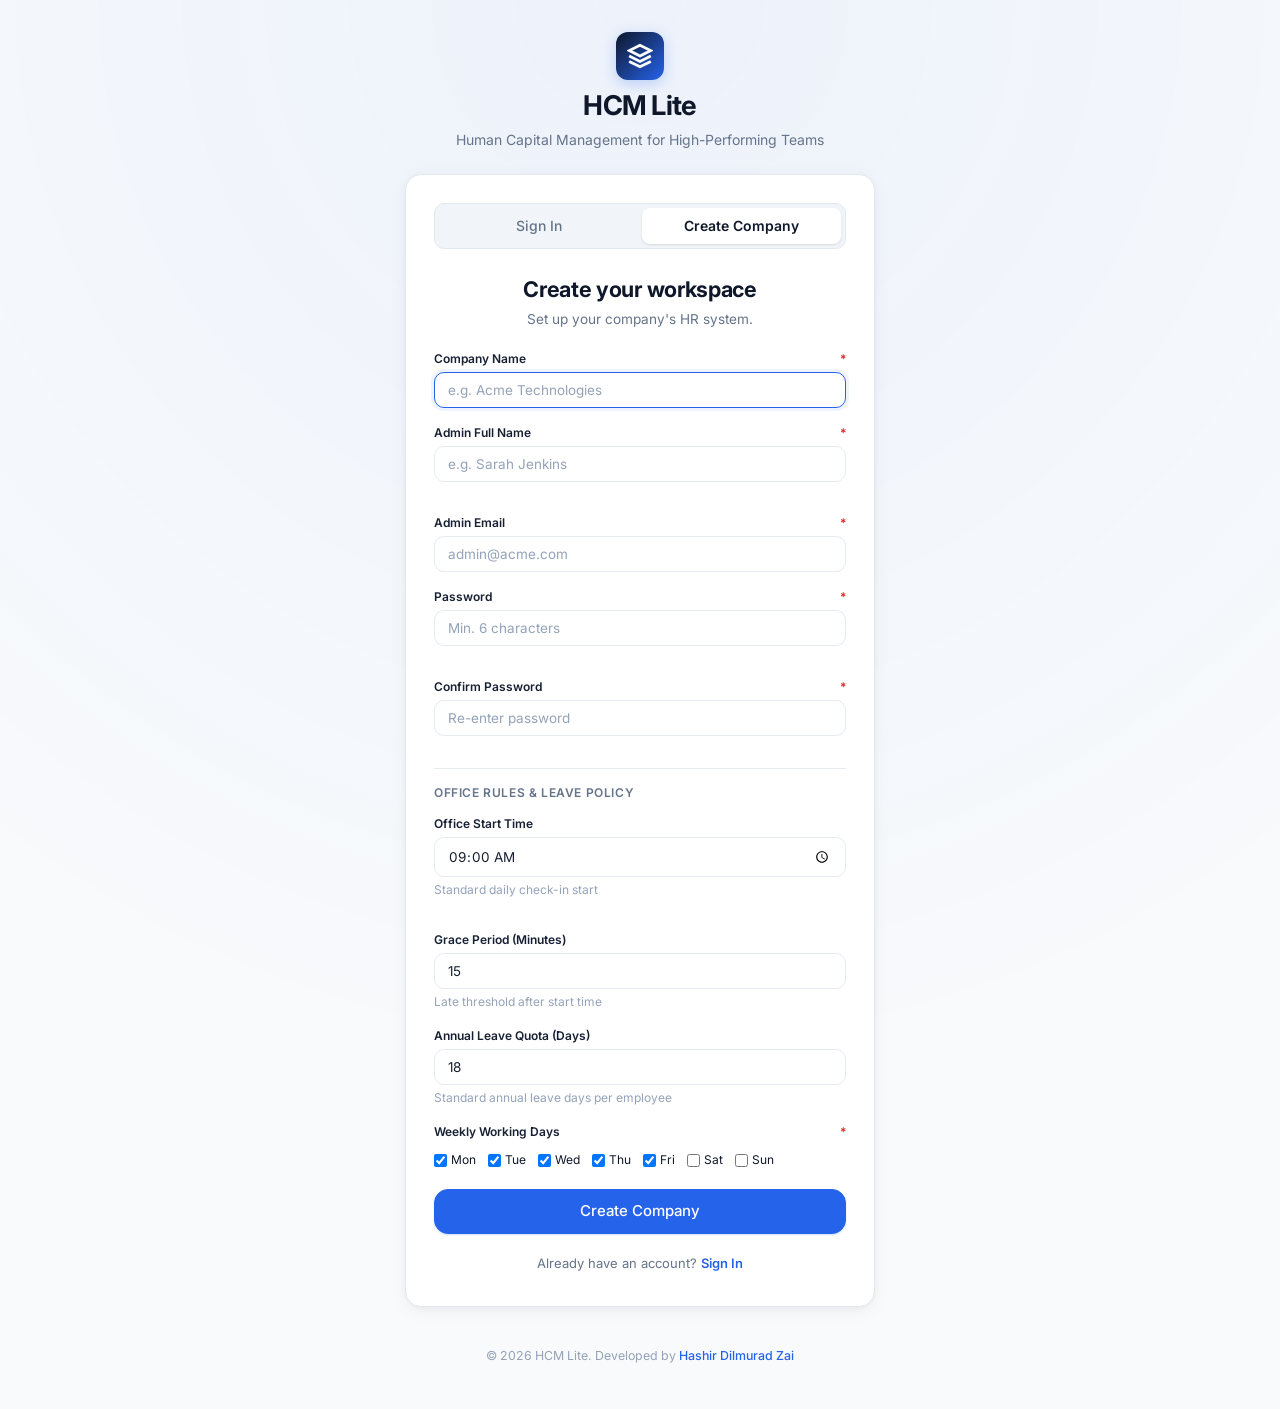
<file: index.html>
<!DOCTYPE html>
<html lang="en">
<head>
  <meta charset="UTF-8">
  <meta name="viewport" content="width=device-width, initial-scale=1.0">
  <meta name="description" content="HCM Lite — A modern, professional HR Management platform for modern teams.">
  <title>HCM Lite — Sign In & Setup</title>
  <!-- Cache-busting query strings to ensure GitHub Pages and browsers always load fresh assets -->
  <link rel="stylesheet" href="css/variables.css?v=2.2.0">
  <link rel="stylesheet" href="css/style.css?v=2.2.0">
  <link rel="stylesheet" href="css/components.css?v=2.2.0">
  <link rel="stylesheet" href="css/responsive.css?v=2.2.0">
  <style>
    /* Complete bulletproof self-contained styling for authentication screen */
    body {
      margin: 0;
      padding: 0;
      background-color: #f8fafc;
      color: #0f172a;
      font-family: var(--font-sans, -apple-system, BlinkMacSystemFont, "Segoe UI", Roboto, "Helvetica Neue", Arial, sans-serif);
      -webkit-font-smoothing: antialiased;
    }
    .auth-page-wrapper {
      min-height: 100vh;
      display: flex;
      flex-direction: column;
      align-items: center;
      justify-content: center;
      padding: 32px 16px;
      background: radial-gradient(circle at 50% 0%, rgba(37, 99, 235, 0.05), transparent 70%), #f8fafc;
      box-sizing: border-box;
    }
    .auth-container {
      width: 100%;
      max-width: 470px;
      display: flex;
      flex-direction: column;
      align-items: center;
    }
    .auth-brand-header {
      text-align: center;
      margin-bottom: 24px;
      display: flex;
      flex-direction: column;
      align-items: center;
      gap: 6px;
    }
    .auth-brand-logo {
      width: 48px;
      height: 48px;
      border-radius: 12px;
      background: linear-gradient(135deg, #0f172a 0%, #2563eb 100%);
      display: flex;
      align-items: center;
      justify-content: center;
      color: #ffffff;
      box-shadow: 0 4px 14px rgba(37, 99, 235, 0.25);
      margin-bottom: 4px;
    }
    .auth-brand-logo svg {
      width: 26px;
      height: 26px;
    }
    .brand-title {
      font-size: 1.7rem;
      font-weight: 700;
      color: #0f172a;
      margin: 0;
      letter-spacing: -0.025em;
    }
    .auth-tagline {
      font-size: 0.875rem;
      color: #64748b;
      margin: 0;
    }
    /* Unified SaaS Auth Card */
    .auth-card {
      width: 100%;
      background: #ffffff;
      border: 1px solid #e2e8f0;
      border-radius: 16px;
      box-shadow: 0 4px 20px -2px rgba(15, 23, 42, 0.06), 0 2px 6px -1px rgba(15, 23, 42, 0.04);
      padding: 28px 28px 32px;
      box-sizing: border-box;
    }
    /* Premium SaaS Segmented Tabs Nav */
    .auth-tabs-nav {
      display: flex;
      background-color: #f1f5f9;
      border: 1px solid #e2e8f0;
      border-radius: 10px;
      padding: 4px;
      margin-bottom: 24px;
      gap: 4px;
      width: 100%;
      box-sizing: border-box;
    }
    .auth-tab-btn {
      flex: 1;
      padding: 9px 16px;
      font-size: 0.875rem;
      font-weight: 500;
      color: #64748b;
      background: transparent;
      border: none;
      border-radius: 8px;
      cursor: pointer;
      transition: all 0.18s ease-in-out;
      text-align: center;
      user-select: none;
      line-height: 1.3;
      display: inline-flex;
      align-items: center;
      justify-content: center;
      font-family: inherit;
    }
    .auth-tab-btn:hover:not(.active) {
      color: #0f172a;
      background-color: rgba(255, 255, 255, 0.6);
    }
    .auth-tab-btn.active {
      background-color: #ffffff;
      color: #0f172a;
      font-weight: 600;
      box-shadow: 0 1px 3px rgba(15, 23, 42, 0.08), 0 1px 2px rgba(15, 23, 42, 0.04);
    }
    .auth-card-heading {
      text-align: center;
      margin-bottom: 20px;
    }
    .auth-card-title {
      font-size: 1.35rem;
      font-weight: 700;
      color: #0f172a;
      margin: 0 0 4px 0;
      letter-spacing: -0.015em;
    }
    .auth-card-subtitle {
      font-size: 0.85rem;
      color: #64748b;
      margin: 0;
    }
    .auth-switch-text {
      font-size: 0.8125rem;
      color: #64748b;
      text-align: center;
      margin-top: 20px;
      margin-bottom: 0;
    }
    .auth-switch-link {
      color: #2563eb;
      font-weight: 600;
      text-decoration: none;
      cursor: pointer;
      transition: color 0.15s ease;
    }
    .auth-switch-link:hover {
      text-decoration: underline;
      color: #1d4ed8;
    }
    /* Universal Copyright Footer */
    .app-copyright-footer {
      width: 100%;
      text-align: center;
      padding: 24px 0 12px;
      box-sizing: border-box;
    }
    .copyright-text {
      font-size: 0.775rem;
      color: #94a3b8;
      margin: 0;
      line-height: 1.5;
    }
    .copyright-link {
      color: #2563eb;
      text-decoration: none;
      font-weight: 500;
      transition: color 0.15s ease;
    }
    .copyright-link:hover {
      text-decoration: underline;
      color: #1d4ed8;
    }
    @media (max-width: 480px) {
      .auth-card {
        padding: 22px 18px;
        border-radius: 14px;
      }
      .auth-page-wrapper {
        padding: 20px 12px;
      }
      .auth-tabs-nav {
        margin-bottom: 18px;
      }
      .auth-tab-btn {
        padding: 8px 10px;
        font-size: 0.8125rem;
      }
    }
  </style>
</head>
<body>
  <div class="auth-page-wrapper">
    <div class="auth-container">
      <!-- Brand Header -->
      <div class="auth-brand-header">
        <div class="auth-brand-logo">
          <svg viewBox="0 0 24 24" fill="none" stroke="currentColor" stroke-width="2.5"><path d="M12 2L2 7l10 5 10-5-10-5z"></path><path d="M2 17l10 5 10-5"></path><path d="M2 12l10 5 10-5"></path></svg>
        </div>
        <h1 class="brand-title">HCM Lite</h1>
        <p class="auth-tagline">Human Capital Management for High-Performing Teams</p>
      </div>

      <!-- Main SaaS Auth Card -->
      <div class="card auth-card">
        <!-- Inside top of card: Segmented Navigation -->
        <nav class="auth-tabs-nav" role="tablist" aria-label="Authentication Options">
          <button type="button" class="auth-tab-btn active" id="tab-btn-signin" role="tab" aria-selected="true" aria-controls="login-card">
            Sign In
          </button>
          <button type="button" class="auth-tab-btn" id="tab-btn-create-company" role="tab" aria-selected="false" aria-controls="first-run-setup-card">
            Create Company
          </button>
        </nav>

        <!-- VIEW 1: SIGN IN VIEW -->
        <div id="login-card" style="display: block;">
          <div class="auth-card-heading">
            <h2 class="auth-card-title">Welcome back</h2>
            <p class="auth-card-subtitle">Sign in to your HCM Lite account.</p>
          </div>

          <!-- In-form error alert banner -->
          <div id="login-error-alert" class="alert alert-error" style="display: none; margin-bottom: 16px;" role="alert">
            <svg viewBox="0 0 24 24" width="16" height="16" fill="none" stroke="currentColor" stroke-width="2" style="flex-shrink: 0;"><circle cx="12" cy="12" r="10"></circle><line x1="12" y1="8" x2="12" y2="12"></line><line x1="12" y1="16" x2="12.01" y2="16"></line></svg>
            <span id="login-error-text">Invalid email or password.</span>
          </div>

          <form id="login-form">
            <div class="form-group">
              <label class="form-label" for="login-email">Email Address <span class="required">*</span></label>
              <input type="email" id="login-email" class="form-input" required placeholder="name@company.com" autocomplete="email">
            </div>

            <div class="form-group">
              <div style="display: flex; justify-content: space-between; align-items: center; margin-bottom: 4px;">
                <label class="form-label" for="login-password" style="margin-bottom: 0;">Password <span class="required">*</span></label>
                <button type="button" id="toggle-login-pwd" class="btn btn-outline btn-sm" style="padding: 1px 8px; font-size: 0.75rem;" aria-label="Toggle password visibility">Show</button>
              </div>
              <input type="password" id="login-password" class="form-input" required placeholder="••••••••" autocomplete="current-password">
            </div>

            <div style="display: flex; justify-content: space-between; align-items: center; margin-top: 10px; margin-bottom: 18px;">
              <label style="display: inline-flex; align-items: center; gap: 8px; font-size: var(--font-size-xs, 0.8125rem); color: var(--color-text-secondary, #64748b); cursor: pointer; user-select: none;">
                <input type="checkbox" id="login-remember-me" style="cursor: pointer;">
                <span>Remember my email</span>
              </label>
            </div>

            <div>
              <button type="submit" class="btn btn-primary btn-full btn-lg" id="btn-login-submit">
                Sign In
              </button>
            </div>

            <p class="auth-switch-text">
              New to HCM Lite? <a href="#" class="auth-switch-link" id="link-go-to-register">Create a Company</a>
            </p>
          </form>
        </div>

        <!-- VIEW 2: CREATE COMPANY VIEW -->
        <div id="first-run-setup-card" style="display: none;">
          <div class="auth-card-heading">
            <h2 class="auth-card-title">Create your workspace</h2>
            <p class="auth-card-subtitle">Set up your company's HR system.</p>
          </div>

          <form id="first-run-form">
            <div class="form-group">
              <label class="form-label" for="setup-company-name">Company Name <span class="required">*</span></label>
              <input type="text" id="setup-company-name" class="form-input" required placeholder="e.g. Acme Technologies" autocomplete="organization">
            </div>

            <div class="form-row">
              <div class="form-group">
                <label class="form-label" for="setup-admin-name">Admin Full Name <span class="required">*</span></label>
                <input type="text" id="setup-admin-name" class="form-input" required placeholder="e.g. Sarah Jenkins" autocomplete="name">
              </div>
              <div class="form-group">
                <label class="form-label" for="setup-admin-email">Admin Email <span class="required">*</span></label>
                <input type="email" id="setup-admin-email" class="form-input" required placeholder="admin@acme.com" autocomplete="email">
              </div>
            </div>

            <div class="form-row">
              <div class="form-group">
                <label class="form-label" for="setup-admin-pwd">Password <span class="required">*</span></label>
                <input type="password" id="setup-admin-pwd" class="form-input" required minlength="6" placeholder="Min. 6 characters" autocomplete="new-password">
              </div>
              <div class="form-group">
                <label class="form-label" for="setup-confirm-pwd">Confirm Password <span class="required">*</span></label>
                <input type="password" id="setup-confirm-pwd" class="form-input" required minlength="6" placeholder="Re-enter password" autocomplete="new-password">
              </div>
            </div>

            <div style="margin: 16px 0 12px; border-top: 1px solid var(--color-border, #e2e8f0); padding-top: 12px;">
              <span style="font-size: var(--font-size-xs, 0.75rem); font-weight: 600; color: var(--color-text-secondary, #64748b); text-transform: uppercase; letter-spacing: 0.05em;">Office Rules &amp; Leave Policy</span>
            </div>

            <div class="form-row">
              <div class="form-group">
                <label class="form-label" for="setup-start-time">Office Start Time</label>
                <input type="time" id="setup-start-time" class="form-input" value="09:00">
                <span class="form-hint">Standard daily check-in start</span>
              </div>
              <div class="form-group">
                <label class="form-label" for="setup-grace-mins">Grace Period (Minutes)</label>
                <input type="number" id="setup-grace-mins" class="form-input" value="15" min="0" max="60">
                <span class="form-hint">Late threshold after start time</span>
              </div>
            </div>

            <div class="form-group">
              <label class="form-label" for="setup-leave-quota">Annual Leave Quota (Days)</label>
              <input type="number" id="setup-leave-quota" class="form-input" value="18" min="1" max="60">
              <span class="form-hint">Standard annual leave days per employee</span>
            </div>

            <div class="form-group">
              <label class="form-label">Weekly Working Days <span class="required">*</span></label>
              <div style="display: flex; gap: var(--space-3, 10px); flex-wrap: wrap; margin-top: 6px;">
                <label style="display: flex; align-items: center; gap: 4px; font-size: var(--font-size-xs, 0.75rem); cursor: pointer;">
                  <input type="checkbox" class="setup-workday" value="1" checked> Mon
                </label>
                <label style="display: flex; align-items: center; gap: 4px; font-size: var(--font-size-xs, 0.75rem); cursor: pointer;">
                  <input type="checkbox" class="setup-workday" value="2" checked> Tue
                </label>
                <label style="display: flex; align-items: center; gap: 4px; font-size: var(--font-size-xs, 0.75rem); cursor: pointer;">
                  <input type="checkbox" class="setup-workday" value="3" checked> Wed
                </label>
                <label style="display: flex; align-items: center; gap: 4px; font-size: var(--font-size-xs, 0.75rem); cursor: pointer;">
                  <input type="checkbox" class="setup-workday" value="4" checked> Thu
                </label>
                <label style="display: flex; align-items: center; gap: 4px; font-size: var(--font-size-xs, 0.75rem); cursor: pointer;">
                  <input type="checkbox" class="setup-workday" value="5" checked> Fri
                </label>
                <label style="display: flex; align-items: center; gap: 4px; font-size: var(--font-size-xs, 0.75rem); cursor: pointer;">
                  <input type="checkbox" class="setup-workday" value="6"> Sat
                </label>
                <label style="display: flex; align-items: center; gap: 4px; font-size: var(--font-size-xs, 0.75rem); cursor: pointer;">
                  <input type="checkbox" class="setup-workday" value="0"> Sun
                </label>
              </div>
            </div>

            <div style="margin-top: 20px;">
              <button type="submit" class="btn btn-primary btn-full btn-lg" id="btn-create-company-submit">
                Create Company
              </button>
            </div>

            <p class="auth-switch-text">
              Already have an account? <a href="#" class="auth-switch-link" id="link-go-to-login">Sign In</a>
            </p>
          </form>
        </div>
      </div>

      <!-- UNIVERSAL COPYRIGHT FOOTER -->
      <footer class="app-copyright-footer auth-copyright-footer" role="contentinfo">
        <p class="copyright-text">
          &copy; <span id="auth-copyright-year"></span> HCM Lite. Developed by <a href="https://github.com/hashirdilmuradzai/" target="_blank" rel="noopener noreferrer" class="copyright-link">Hashir Dilmurad Zai</a>
        </p>
      </footer>
    </div>
  </div>

  <div id="toast-container"></div>

  <!-- Scripts with cache-busting version query string -->
  <script src="js/storage.js?v=2.3.0"></script>
  <script src="js/auth.js?v=2.3.0"></script>
  <script src="js/ui.js?v=2.3.0"></script>
  <script src="js/attendance.js?v=2.3.0"></script>
  <script src="js/leave.js?v=2.3.0"></script>
  <script src="js/payroll.js?v=2.3.0"></script>
  <script src="js/helper.js?v=2.3.0"></script>
  <script src="js/app.js?v=2.3.0"></script>
</body>
</html>
</file>
<file: css/variables.css>
/* ==========================================================================
   HCM Lite — CSS Variables & Design System
   Sleek, modern, SaaS aesthetic (Inter, clean slate & indigo/blue tones)
   ========================================================================== */

@import url('https://fonts.googleapis.com/css2?family=Inter:wght@300;400;500;600;700&family=JetBrains+Mono:wght@400;500&display=swap');

:root {
  /* Color Palette - Light Mode */
  --color-primary-dark: #17233B;
  --color-primary-accent: #2563EB;
  --color-primary-accent-hover: #1D4ED8;
  --color-primary-accent-subtle: rgba(37, 99, 235, 0.08);

  --color-bg: #F7F9FC;
  --color-surface: #FFFFFF;
  --color-surface-hover: #F8FAFC;
  --color-surface-elevated: #FFFFFF;
  --color-surface-subtle: #F1F5F9;

  --color-text-main: #172033;
  --color-text-secondary: #64748B;
  --color-text-muted: #94A3B8;
  --color-text-inverse: #FFFFFF;

  --color-border: #E6EBF2;
  --color-border-subtle: #EEF2F6;
  --color-border-hover: #CBD5E1;
  --color-border-focus: #2563EB;

  /* Semantic Colors */
  --color-success: #0D9488;
  --color-success-bg: #CCFBF1;
  --color-success-text: #0F766E;

  --color-warning: #D97706;
  --color-warning-bg: #FEF3C7;
  --color-warning-text: #B45309;

  --color-error: #DC2626;
  --color-error-bg: #FEE2E2;
  --color-error-text: #B91C1C;

  --color-info: #0284C7;
  --color-info-bg: #E0F2FE;
  --color-info-text: #0369A1;

  --color-purple: #7C3AED;
  --color-purple-bg: #EDE9FE;
  --color-purple-text: #6D28D9;

  /* Typography */
  --font-sans: 'Inter', -apple-system, BlinkMacSystemFont, 'Segoe UI', Roboto, Helvetica, Arial, sans-serif;
  --font-mono: 'JetBrains Mono', SFMono-Regular, Menlo, Monaco, Consolas, monospace;

  --font-size-xs: 0.75rem;    /* 12px */
  --font-size-sm: 0.84375rem; /* 13.5px */
  --font-size-base: 0.9375rem;/* 15px */
  --font-size-md: 1.0625rem;  /* 17px */
  --font-size-lg: 1.25rem;    /* 20px */
  --font-size-xl: 1.5rem;     /* 24px */
  --font-size-2xl: 1.875rem;  /* 30px */

  --font-weight-normal: 400;
  --font-weight-medium: 500;
  --font-weight-semibold: 600;
  --font-weight-bold: 700;

  /* Spacing */
  --space-1: 0.25rem;
  --space-2: 0.5rem;
  --space-3: 0.75rem;
  --space-4: 1rem;
  --space-5: 1.25rem;
  --space-6: 1.5rem;
  --space-8: 2rem;
  --space-10: 2.5rem;
  --space-12: 3rem;

  /* Borders & Radii */
  --radius-xs: 4px;
  --radius-sm: 6px;
  --radius-md: 10px;
  --radius-lg: 14px;
  --radius-xl: 18px;
  --radius-full: 9999px;

  /* Shadows */
  --shadow-xs: 0 1px 2px rgba(15, 23, 42, 0.04);
  --shadow-sm: 0 1px 3px rgba(15, 23, 42, 0.06), 0 1px 2px rgba(15, 23, 42, 0.03);
  --shadow-md: 0 4px 6px -1px rgba(15, 23, 42, 0.07), 0 2px 4px -2px rgba(15, 23, 42, 0.04);
  --shadow-lg: 0 10px 15px -3px rgba(15, 23, 42, 0.08), 0 4px 6px -4px rgba(15, 23, 42, 0.03);
  --shadow-xl: 0 20px 25px -5px rgba(15, 23, 42, 0.1), 0 8px 10px -6px rgba(15, 23, 42, 0.04);
  --shadow-card: 0 1px 3px 0 rgba(16, 24, 40, 0.05), 0 1px 2px 0 rgba(16, 24, 40, 0.03);

  /* Transitions */
  --transition-fast: 150ms cubic-bezier(0.4, 0, 0.2, 1);
  --transition-normal: 200ms cubic-bezier(0.4, 0, 0.2, 1);
  --transition-slow: 300ms cubic-bezier(0.4, 0, 0.2, 1);

  /* Layout */
  --sidebar-width: 260px;
  --sidebar-width-collapsed: 72px;
  --topbar-height: 64px;
  --content-max-width: 1440px;
}

/* ==========================================================================
   Dark Mode Theme Overrides
   ========================================================================== */
[data-theme="dark"] {
  --color-primary-dark: #0B111E;
  --color-primary-accent: #3B82F6;
  --color-primary-accent-hover: #60A5FA;
  --color-primary-accent-subtle: rgba(59, 130, 246, 0.15);

  --color-bg: #0B111E;
  --color-surface: #131D31;
  --color-surface-hover: #19253F;
  --color-surface-elevated: #1A2640;
  --color-surface-subtle: #162035;

  --color-text-main: #F1F5F9;
  --color-text-secondary: #94A3B8;
  --color-text-muted: #64748B;
  --color-text-inverse: #0B111E;

  --color-border: #22324F;
  --color-border-subtle: #1C2B45;
  --color-border-hover: #33486F;
  --color-border-focus: #3B82F6;

  /* Semantic - Dark adjustments */
  --color-success: #14B8A6;
  --color-success-bg: rgba(20, 184, 166, 0.14);
  --color-success-text: #2DD4BF;

  --color-warning: #F59E0B;
  --color-warning-bg: rgba(245, 158, 11, 0.14);
  --color-warning-text: #FBBF24;

  --color-error: #EF4444;
  --color-error-bg: rgba(239, 68, 68, 0.14);
  --color-error-text: #F87171;

  --color-info: #38BDF8;
  --color-info-bg: rgba(56, 189, 248, 0.14);
  --color-info-text: #7DD3FC;

  --color-purple: #A78BFA;
  --color-purple-bg: rgba(167, 139, 250, 0.14);
  --color-purple-text: #C4B5FD;

  --shadow-xs: 0 1px 2px rgba(0, 0, 0, 0.3);
  --shadow-sm: 0 1px 3px rgba(0, 0, 0, 0.4);
  --shadow-md: 0 4px 6px -1px rgba(0, 0, 0, 0.5);
  --shadow-lg: 0 10px 15px -3px rgba(0, 0, 0, 0.6);
  --shadow-xl: 0 20px 25px -5px rgba(0, 0, 0, 0.7);
  --shadow-card: 0 1px 3px rgba(0, 0, 0, 0.4), 0 0 0 1px rgba(255, 255, 255, 0.04);
}
</file>
<file: css/style.css>
/* ==========================================================================
   HCM Lite — Main Layout & Base Styles
   SaaS Dashboard Layout (Sidebar + Topbar + Content Area)
   ========================================================================== */

@import url('./variables.css');

*, *::before, *::after {
  box-sizing: border-box;
  margin: 0;
  padding: 0;
}

html {
  font-size: 16px;
  -webkit-font-smoothing: antialiased;
  -moz-osx-font-smoothing: grayscale;
  scroll-behavior: smooth;
}

body {
  font-family: var(--font-sans);
  font-size: var(--font-size-base);
  line-height: 1.5;
  color: var(--color-text-main);
  background-color: var(--color-bg);
  min-height: 100vh;
  transition: background-color var(--transition-normal), color var(--transition-normal);
  overflow-x: hidden;
}

a {
  color: var(--color-primary-accent);
  text-decoration: none;
  transition: color var(--transition-fast);
}

a:hover {
  color: var(--color-primary-accent-hover);
}

button, input, select, textarea {
  font-family: inherit;
  font-size: inherit;
}

/* ==========================================================================
   Layout Architecture
   ========================================================================== */
.app-container {
  display: flex;
  min-height: 100vh;
  width: 100%;
  position: relative;
}

/* --------------------------------------------------------------------------
   Sidebar Navigation
   -------------------------------------------------------------------------- */
.sidebar {
  width: var(--sidebar-width);
  background-color: var(--color-surface);
  border-right: 1px solid var(--color-border);
  display: flex;
  flex-direction: column;
  position: fixed;
  top: 0;
  bottom: 0;
  left: 0;
  z-index: 40;
  transition: transform var(--transition-normal), width var(--transition-normal), background-color var(--transition-normal);
}

.sidebar-header {
  height: var(--topbar-height);
  padding: 0 var(--space-5);
  display: flex;
  align-items: center;
  justify-content: space-between;
  border-bottom: 1px solid var(--color-border);
}

.brand-link {
  display: flex;
  align-items: center;
  gap: var(--space-3);
  text-decoration: none;
  color: var(--color-text-main);
}

.brand-logo-icon {
  width: 32px;
  height: 32px;
  border-radius: var(--radius-md);
  background: linear-gradient(135deg, #17233B 0%, #2563EB 100%);
  display: flex;
  align-items: center;
  justify-content: center;
  color: #FFFFFF;
  box-shadow: 0 2px 4px rgba(37, 99, 235, 0.25);
  flex-shrink: 0;
}

.brand-logo-icon svg {
  width: 18px;
  height: 18px;
}

.brand-text {
  display: flex;
  flex-direction: column;
}

.brand-title {
  font-size: var(--font-size-md);
  font-weight: var(--font-weight-bold);
  letter-spacing: -0.02em;
  color: var(--color-text-main);
  line-height: 1.2;
}

.brand-subtitle {
  font-size: 0.7rem;
  font-weight: var(--font-weight-medium);
  color: var(--color-text-muted);
  text-transform: uppercase;
  letter-spacing: 0.05em;
}

.sidebar-body {
  flex: 1;
  padding: var(--space-4) var(--space-3);
  overflow-y: auto;
  display: flex;
  flex-direction: column;
  gap: var(--space-6);
}

.nav-group-title {
  font-size: 0.6875rem;
  font-weight: var(--font-weight-semibold);
  text-transform: uppercase;
  letter-spacing: 0.06em;
  color: var(--color-text-muted);
  padding: 0 var(--space-3);
  margin-bottom: var(--space-2);
}

.nav-list {
  list-style: none;
  display: flex;
  flex-direction: column;
  gap: 2px;
}

.nav-link {
  display: flex;
  align-items: center;
  gap: var(--space-3);
  padding: var(--space-2) var(--space-3);
  border-radius: var(--radius-md);
  color: var(--color-text-secondary);
  font-size: var(--font-size-sm);
  font-weight: var(--font-weight-medium);
  transition: all var(--transition-fast);
  position: relative;
}

.nav-link svg {
  width: 18px;
  height: 18px;
  flex-shrink: 0;
  stroke-width: 1.8;
  transition: stroke var(--transition-fast);
}

.nav-link:hover {
  color: var(--color-text-main);
  background-color: var(--color-surface-hover);
}

.nav-link.active {
  color: var(--color-primary-accent);
  background-color: var(--color-primary-accent-subtle);
  font-weight: var(--font-weight-semibold);
}

.nav-link.active svg {
  stroke: var(--color-primary-accent);
}

.nav-badge {
  margin-left: auto;
  font-size: var(--font-size-xs);
  padding: 1px 7px;
  border-radius: var(--radius-full);
  font-weight: var(--font-weight-semibold);
  background-color: var(--color-primary-accent);
  color: #FFFFFF;
}

.sidebar-footer {
  padding: var(--space-4);
  border-top: 1px solid var(--color-border);
  background-color: var(--color-surface);
}

.user-snippet {
  display: flex;
  align-items: center;
  gap: var(--space-3);
  padding: var(--space-2);
  border-radius: var(--radius-md);
  transition: background-color var(--transition-fast);
}

.user-snippet:hover {
  background-color: var(--color-surface-hover);
}

.user-avatar-initials {
  width: 36px;
  height: 36px;
  border-radius: var(--radius-full);
  background: linear-gradient(135deg, #2563EB, #1D4ED8);
  color: #FFFFFF;
  font-weight: var(--font-weight-semibold);
  font-size: var(--font-size-sm);
  display: flex;
  align-items: center;
  justify-content: center;
  flex-shrink: 0;
  border: 1px solid rgba(255, 255, 255, 0.2);
}

.user-info-text {
  flex: 1;
  min-width: 0;
}

.user-name {
  font-size: var(--font-size-sm);
  font-weight: var(--font-weight-semibold);
  color: var(--color-text-main);
  white-space: nowrap;
  overflow: hidden;
  text-overflow: ellipsis;
  line-height: 1.2;
}

.user-role-tag {
  font-size: 0.6875rem;
  color: var(--color-text-muted);
  text-transform: capitalize;
  display: flex;
  align-items: center;
  gap: 4px;
}

.btn-icon-subtle {
  background: none;
  border: none;
  color: var(--color-text-muted);
  cursor: pointer;
  padding: var(--space-2);
  border-radius: var(--radius-sm);
  display: flex;
  align-items: center;
  justify-content: center;
  transition: all var(--transition-fast);
}

.btn-icon-subtle:hover {
  color: var(--color-error);
  background-color: var(--color-error-bg);
}

/* --------------------------------------------------------------------------
   Main Content Area
   -------------------------------------------------------------------------- */
.main-wrapper {
  margin-left: var(--sidebar-width);
  flex: 1;
  min-width: 0;
  display: flex;
  flex-direction: column;
  min-height: 100vh;
}

.topbar {
  height: var(--topbar-height);
  background-color: var(--color-surface);
  border-bottom: 1px solid var(--color-border);
  display: flex;
  align-items: center;
  justify-content: space-between;
  padding: 0 var(--space-8);
  position: sticky;
  top: 0;
  z-index: 30;
  transition: background-color var(--transition-normal);
}

.topbar-left {
  display: flex;
  align-items: center;
  gap: var(--space-4);
}

.mobile-menu-toggle {
  display: none;
  background: none;
  border: 1px solid var(--color-border);
  border-radius: var(--radius-md);
  padding: var(--space-2);
  color: var(--color-text-main);
  cursor: pointer;
}

.topbar-company-badge {
  display: flex;
  align-items: center;
  gap: var(--space-2);
  font-size: var(--font-size-sm);
  font-weight: var(--font-weight-medium);
  color: var(--color-text-secondary);
}

.company-pulse-dot {
  width: 8px;
  height: 8px;
  border-radius: 50%;
  background-color: var(--color-success);
  display: inline-block;
}

.topbar-right {
  display: flex;
  align-items: center;
  gap: var(--space-3);
}

.topbar-date {
  font-size: var(--font-size-sm);
  color: var(--color-text-secondary);
  display: flex;
  align-items: center;
  gap: var(--space-2);
  padding: var(--space-1) var(--space-3);
  background-color: var(--color-surface-subtle);
  border-radius: var(--radius-full);
  border: 1px solid var(--color-border);
}

.topbar-date svg {
  width: 14px;
  height: 14px;
}

/* Content Container */
.content-body {
  flex: 1;
  padding: var(--space-8);
  max-width: var(--content-max-width);
  width: 100%;
  margin: 0 auto;
}

.page-header {
  display: flex;
  align-items: flex-start;
  justify-content: space-between;
  gap: var(--space-4);
  margin-bottom: var(--space-6);
  flex-wrap: wrap;
}

.page-title-group {
  display: flex;
  flex-direction: column;
  gap: var(--space-1);
}

.page-title {
  font-size: var(--font-size-xl);
  font-weight: var(--font-weight-bold);
  color: var(--color-text-main);
  letter-spacing: -0.025em;
  line-height: 1.25;
}

.page-description {
  font-size: var(--font-size-sm);
  color: var(--color-text-secondary);
}

.page-actions {
  display: flex;
  align-items: center;
  gap: var(--space-3);
  flex-wrap: wrap;
}

/* --------------------------------------------------------------------------
   Metric Cards Grid
   -------------------------------------------------------------------------- */
.metrics-grid {
  display: grid;
  grid-template-columns: repeat(3, 1fr);
  gap: var(--space-4);
  margin-bottom: var(--space-8);
}

.metric-card {
  background-color: var(--color-surface);
  border: 1px solid var(--color-border);
  border-radius: var(--radius-lg);
  padding: var(--space-5);
  display: flex;
  flex-direction: column;
  gap: var(--space-3);
  box-shadow: var(--shadow-card);
  transition: transform var(--transition-fast), box-shadow var(--transition-fast), border-color var(--transition-fast);
}

.metric-card:hover {
  border-color: var(--color-border-hover);
  box-shadow: var(--shadow-md);
  transform: translateY(-1px);
}

.metric-header {
  display: flex;
  align-items: center;
  justify-content: space-between;
}

.metric-label {
  font-size: var(--font-size-sm);
  font-weight: var(--font-weight-medium);
  color: var(--color-text-secondary);
}

.metric-icon-wrap {
  width: 34px;
  height: 34px;
  border-radius: var(--radius-md);
  display: flex;
  align-items: center;
  justify-content: center;
}

.metric-icon-wrap svg {
  width: 18px;
  height: 18px;
}

.metric-icon-blue { background-color: var(--color-info-bg); color: var(--color-info); }
.metric-icon-green { background-color: var(--color-success-bg); color: var(--color-success); }
.metric-icon-amber { background-color: var(--color-warning-bg); color: var(--color-warning); }
.metric-icon-purple { background-color: var(--color-purple-bg); color: var(--color-purple); }
.metric-icon-red { background-color: var(--color-error-bg); color: var(--color-error); }
.metric-icon-dark { background-color: var(--color-surface-subtle); color: var(--color-text-main); }

.metric-body {
  display: flex;
  align-items: baseline;
  justify-content: space-between;
}

.metric-value {
  font-size: 1.75rem;
  font-weight: var(--font-weight-bold);
  color: var(--color-text-main);
  letter-spacing: -0.03em;
  line-height: 1;
}

.metric-subtext {
  font-size: var(--font-size-xs);
  color: var(--color-text-muted);
}

/* --------------------------------------------------------------------------
   Cards & Panels
   -------------------------------------------------------------------------- */
.card {
  background-color: var(--color-surface);
  border: 1px solid var(--color-border);
  border-radius: var(--radius-lg);
  box-shadow: var(--shadow-card);
  overflow: hidden;
  display: flex;
  flex-direction: column;
  transition: background-color var(--transition-normal), border-color var(--transition-normal);
}

.card-header {
  padding: var(--space-4) var(--space-5);
  border-bottom: 1px solid var(--color-border);
  display: flex;
  align-items: center;
  justify-content: space-between;
  gap: var(--space-4);
  flex-wrap: wrap;
}

.card-title-group {
  display: flex;
  flex-direction: column;
}

.card-title {
  font-size: var(--font-size-md);
  font-weight: var(--font-weight-semibold);
  color: var(--color-text-main);
  letter-spacing: -0.01em;
}

.card-subtitle {
  font-size: var(--font-size-xs);
  color: var(--color-text-muted);
}

.card-actions {
  display: flex;
  align-items: center;
  gap: var(--space-2);
}

.card-body {
  padding: var(--space-5);
  flex: 1;
}

.card-body-no-padding {
  padding: 0;
  flex: 1;
}

/* --------------------------------------------------------------------------
   Grid Layouts
   -------------------------------------------------------------------------- */
.grid-2col {
  display: grid;
  grid-template-columns: repeat(2, 1fr);
  gap: var(--space-6);
  margin-bottom: var(--space-6);
}

.grid-3col {
  display: grid;
  grid-template-columns: repeat(3, 1fr);
  gap: var(--space-6);
  margin-bottom: var(--space-6);
}

.grid-1-2 {
  display: grid;
  grid-template-columns: 1fr 2fr;
  gap: var(--space-6);
  margin-bottom: var(--space-6);
}

.grid-2-1 {
  display: grid;
  grid-template-columns: 2fr 1fr;
  gap: var(--space-6);
  margin-bottom: var(--space-6);
}

/* --------------------------------------------------------------------------
   Tables
   -------------------------------------------------------------------------- */
.table-responsive {
  width: 100%;
  overflow-x: auto;
  -webkit-overflow-scrolling: touch;
}

.table {
  width: 100%;
  border-collapse: separate;
  border-spacing: 0;
  text-align: left;
}

.table th {
  background-color: var(--color-surface-subtle);
  color: var(--color-text-secondary);
  font-size: var(--font-size-xs);
  font-weight: var(--font-weight-semibold);
  text-transform: uppercase;
  letter-spacing: 0.05em;
  padding: var(--space-3) var(--space-5);
  border-bottom: 1px solid var(--color-border);
  white-space: nowrap;
}

.table th.sortable {
  cursor: pointer;
  user-select: none;
}

.table th.sortable:hover {
  color: var(--color-text-main);
}

.table td {
  padding: var(--space-3) var(--space-5);
  font-size: var(--font-size-sm);
  color: var(--color-text-main);
  border-bottom: 1px solid var(--color-border);
  vertical-align: middle;
  background-color: var(--color-surface);
  transition: background-color var(--transition-fast);
}

.table tbody tr:last-child td {
  border-bottom: none;
}

.table tbody tr:hover td {
  background-color: var(--color-surface-hover);
}

.user-cell {
  display: flex;
  align-items: center;
  gap: var(--space-3);
}

.user-cell-meta {
  display: flex;
  flex-direction: column;
}

.user-cell-name {
  font-weight: var(--font-weight-semibold);
  color: var(--color-text-main);
}

.user-cell-id {
  font-size: var(--font-size-xs);
  color: var(--color-text-muted);
  font-family: var(--font-mono);
}

/* --------------------------------------------------------------------------
   Empty States
   -------------------------------------------------------------------------- */
.empty-state {
  display: flex;
  flex-direction: column;
  align-items: center;
  justify-content: center;
  text-align: center;
  padding: var(--space-10) var(--space-6);
}

.empty-state-icon {
  width: 56px;
  height: 56px;
  border-radius: var(--radius-full);
  background-color: var(--color-surface-subtle);
  color: var(--color-text-muted);
  display: flex;
  align-items: center;
  justify-content: center;
  margin-bottom: var(--space-4);
}

.empty-state-icon svg {
  width: 26px;
  height: 26px;
}

.empty-state-title {
  font-size: var(--font-size-md);
  font-weight: var(--font-weight-semibold);
  color: var(--color-text-main);
  margin-bottom: var(--space-1);
}

.empty-state-description {
  font-size: var(--font-size-sm);
  color: var(--color-text-secondary);
  max-width: 380px;
  margin-bottom: var(--space-5);
}

/* --------------------------------------------------------------------------
   Activity & Announcement Feed
   -------------------------------------------------------------------------- */
.activity-feed {
  list-style: none;
  display: flex;
  flex-direction: column;
  gap: var(--space-4);
}

.activity-item {
  display: flex;
  gap: var(--space-3);
  position: relative;
}

.activity-item:not(:last-child)::before {
  content: '';
  position: absolute;
  top: 26px;
  left: 11px;
  bottom: -16px;
  width: 2px;
  background-color: var(--color-border);
}

.activity-indicator {
  width: 24px;
  height: 24px;
  border-radius: 50%;
  background-color: var(--color-surface-subtle);
  border: 2px solid var(--color-border);
  display: flex;
  align-items: center;
  justify-content: center;
  flex-shrink: 0;
  z-index: 1;
}

.activity-indicator-dot {
  width: 8px;
  height: 8px;
  border-radius: 50%;
  background-color: var(--color-primary-accent);
}

.activity-content {
  flex: 1;
  display: flex;
  flex-direction: column;
  gap: 2px;
}

.activity-text {
  font-size: var(--font-size-sm);
  color: var(--color-text-main);
}

.activity-text strong {
  font-weight: var(--font-weight-semibold);
}

.activity-time {
  font-size: var(--font-size-xs);
  color: var(--color-text-muted);
}

@keyframes spin {
  from { transform: rotate(0deg); }
  to { transform: rotate(360deg); }
}
</file>
<file: css/components.css>
/* ==========================================================================
   HCM Lite — UI Components
   Buttons, Badges, Modals, Forms, Toasts, Chatbot, Camera, and GPS widgets
   ========================================================================== */

/* --------------------------------------------------------------------------
   Buttons
   -------------------------------------------------------------------------- */
.btn {
  display: inline-flex;
  align-items: center;
  justify-content: center;
  gap: var(--space-2);
  padding: 0.5rem 1rem;
  border-radius: var(--radius-md);
  font-size: var(--font-size-sm);
  font-weight: var(--font-weight-medium);
  line-height: 1.25;
  cursor: pointer;
  border: 1px solid transparent;
  transition: all var(--transition-fast);
  text-decoration: none;
  white-space: nowrap;
  user-select: none;
}

.btn:disabled, .btn.disabled {
  opacity: 0.55;
  cursor: not-allowed;
  pointer-events: none;
}

.btn svg {
  width: 16px;
  height: 16px;
  flex-shrink: 0;
}

.btn-primary {
  background-color: var(--color-primary-accent);
  color: #FFFFFF;
  border-color: var(--color-primary-accent);
  box-shadow: 0 1px 2px rgba(37, 99, 235, 0.2);
}

.btn-primary:hover:not(:disabled) {
  background-color: var(--color-primary-accent-hover);
  border-color: var(--color-primary-accent-hover);
  box-shadow: 0 2px 4px rgba(37, 99, 235, 0.3);
}

.btn-secondary {
  background-color: var(--color-surface-subtle);
  color: var(--color-text-main);
  border-color: var(--color-border);
}

.btn-secondary:hover:not(:disabled) {
  background-color: var(--color-surface-hover);
  border-color: var(--color-border-hover);
}

.btn-outline {
  background-color: transparent;
  color: var(--color-text-main);
  border-color: var(--color-border);
}

.btn-outline:hover:not(:disabled) {
  background-color: var(--color-surface-hover);
  border-color: var(--color-border-hover);
}

.btn-danger {
  background-color: var(--color-error);
  color: #FFFFFF;
  border-color: var(--color-error);
}

.btn-danger:hover:not(:disabled) {
  background-color: #B91C1C;
  border-color: #B91C1C;
}

.btn-danger-outline {
  background-color: transparent;
  color: var(--color-error);
  border-color: var(--color-border);
}

.btn-danger-outline:hover:not(:disabled) {
  background-color: var(--color-error-bg);
  border-color: var(--color-error);
}

.btn-success {
  background-color: var(--color-success);
  color: #FFFFFF;
  border-color: var(--color-success);
}

.btn-success:hover:not(:disabled) {
  background-color: #0F766E;
  border-color: #0F766E;
}

.btn-sm {
  padding: 0.3125rem 0.625rem;
  font-size: var(--font-size-xs);
  border-radius: var(--radius-sm);
}

.btn-lg {
  padding: 0.75rem 1.5rem;
  font-size: var(--font-size-base);
  border-radius: var(--radius-lg);
}

.btn-full {
  width: 100%;
}

.btn-icon-only {
  padding: 0.5rem;
  width: 36px;
  height: 36px;
  border-radius: var(--radius-md);
  color: var(--color-text-secondary);
}

/* --------------------------------------------------------------------------
   Badges & Tags
   -------------------------------------------------------------------------- */
.badge {
  display: inline-flex;
  align-items: center;
  gap: 5px;
  padding: 2px 8px;
  border-radius: var(--radius-full);
  font-size: var(--font-size-xs);
  font-weight: var(--font-weight-medium);
  line-height: 1.4;
  white-space: nowrap;
}

.badge-dot {
  width: 6px;
  height: 6px;
  border-radius: 50%;
  background-color: currentColor;
}

.badge-success { background-color: var(--color-success-bg); color: var(--color-success-text); }
.badge-warning { background-color: var(--color-warning-bg); color: var(--color-warning-text); }
.badge-error { background-color: var(--color-error-bg); color: var(--color-error-text); }
.badge-info { background-color: var(--color-info-bg); color: var(--color-info-text); }
.badge-purple { background-color: var(--color-purple-bg); color: var(--color-purple-text); }
.badge-muted { background-color: var(--color-surface-subtle); color: var(--color-text-muted); }

/* --------------------------------------------------------------------------
   Form Controls
   -------------------------------------------------------------------------- */
.form-group {
  display: flex;
  flex-direction: column;
  gap: var(--space-1);
  margin-bottom: var(--space-4);
  text-align: left;
}

.form-label {
  font-size: var(--font-size-xs);
  font-weight: var(--font-weight-semibold);
  color: var(--color-text-main);
  display: flex;
  align-items: center;
  justify-content: space-between;
}

.form-label .required {
  color: var(--color-error);
}

.form-input, .form-select, .form-textarea {
  width: 100%;
  padding: 0.5625rem 0.8125rem;
  background-color: var(--color-surface);
  border: 1px solid var(--color-border);
  border-radius: var(--radius-md);
  font-size: var(--font-size-sm);
  color: var(--color-text-main);
  outline: none;
  transition: all var(--transition-fast);
}

.form-input:focus, .form-select:focus, .form-textarea:focus {
  border-color: var(--color-border-focus);
  box-shadow: 0 0 0 3px var(--color-primary-accent-subtle);
}

.form-input.is-invalid, .form-select.is-invalid, .form-textarea.is-invalid {
  border-color: var(--color-error);
  box-shadow: 0 0 0 3px var(--color-error-bg);
}

.form-input::placeholder, .form-textarea::placeholder {
  color: var(--color-text-muted);
}

.form-hint {
  font-size: var(--font-size-xs);
  color: var(--color-text-muted);
}

.form-error {
  font-size: var(--font-size-xs);
  color: var(--color-error);
  font-weight: var(--font-weight-medium);
  margin-top: 2px;
  display: none;
}

.form-error.visible {
  display: block;
}

.form-row {
  display: grid;
  grid-template-columns: repeat(auto-fit, minmax(220px, 1fr));
  gap: var(--space-4);
}

.input-with-button {
  display: flex;
  gap: var(--space-2);
}

/* Toggle Switch */
.switch-label {
  display: flex;
  align-items: center;
  justify-content: space-between;
  gap: var(--space-4);
  cursor: pointer;
  padding: var(--space-3) 0;
}

.switch-text {
  display: flex;
  flex-direction: column;
}

.switch-title {
  font-size: var(--font-size-sm);
  font-weight: var(--font-weight-medium);
  color: var(--color-text-main);
}

.switch-description {
  font-size: var(--font-size-xs);
  color: var(--color-text-muted);
}

.switch {
  position: relative;
  display: inline-block;
  width: 44px;
  height: 24px;
  flex-shrink: 0;
}

.switch input {
  opacity: 0;
  width: 0;
  height: 0;
}

.slider {
  position: absolute;
  cursor: pointer;
  top: 0; left: 0; right: 0; bottom: 0;
  background-color: var(--color-border);
  transition: var(--transition-fast);
  border-radius: var(--radius-full);
}

.slider::before {
  position: absolute;
  content: "";
  height: 18px;
  width: 18px;
  left: 3px;
  bottom: 3px;
  background-color: white;
  transition: var(--transition-fast);
  border-radius: 50%;
  box-shadow: 0 1px 2px rgba(0, 0, 0, 0.2);
}

.switch input:checked + .slider {
  background-color: var(--color-primary-accent);
}

.switch input:checked + .slider::before {
  transform: translateX(20px);
}

/* --------------------------------------------------------------------------
   Filter & Search Toolbar
   -------------------------------------------------------------------------- */
.filter-toolbar {
  display: flex;
  align-items: center;
  justify-content: space-between;
  gap: var(--space-3);
  margin-bottom: var(--space-4);
  flex-wrap: wrap;
}

.filter-group {
  display: flex;
  align-items: center;
  gap: var(--space-3);
  flex-wrap: wrap;
}

.search-input-wrap {
  position: relative;
  min-width: 240px;
}

.search-input-wrap svg {
  position: absolute;
  left: 10px;
  top: 50%;
  transform: translateY(-50%);
  width: 16px;
  height: 16px;
  color: var(--color-text-muted);
  pointer-events: none;
}

.search-input-wrap .form-input {
  padding-left: 34px;
}

/* --------------------------------------------------------------------------
   Modals
   -------------------------------------------------------------------------- */
.modal-backdrop {
  position: fixed;
  top: 0;
  left: 0;
  right: 0;
  bottom: 0;
  background-color: rgba(15, 23, 42, 0.6);
  backdrop-filter: blur(4px);
  z-index: 100;
  display: flex;
  align-items: center;
  justify-content: center;
  padding: var(--space-4);
  opacity: 0;
  visibility: hidden;
  transition: opacity var(--transition-normal), visibility var(--transition-normal);
}

.modal-backdrop.active {
  opacity: 1;
  visibility: visible;
}

.modal-dialog {
  background-color: var(--color-surface);
  border: 1px solid var(--color-border);
  border-radius: var(--radius-xl);
  box-shadow: var(--shadow-xl);
  width: 100%;
  max-width: 540px;
  max-height: 90vh;
  display: flex;
  flex-direction: column;
  overflow: hidden;
  transform: scale(0.96);
  transition: transform var(--transition-normal);
}

.modal-dialog.modal-lg {
  max-width: 720px;
}

.modal-dialog.modal-xl {
  max-width: 900px;
}

.modal-backdrop.active .modal-dialog {
  transform: scale(1);
}

.modal-header {
  padding: var(--space-4) var(--space-6);
  border-bottom: 1px solid var(--color-border);
  display: flex;
  align-items: center;
  justify-content: space-between;
}

.modal-title {
  font-size: var(--font-size-md);
  font-weight: var(--font-weight-semibold);
  color: var(--color-text-main);
}

.modal-close {
  background: none;
  border: none;
  color: var(--color-text-muted);
  cursor: pointer;
  padding: var(--space-1);
  border-radius: var(--radius-sm);
  display: flex;
  align-items: center;
  justify-content: center;
}

.modal-close:hover {
  color: var(--color-text-main);
  background-color: var(--color-surface-subtle);
}

.modal-body {
  padding: var(--space-6);
  overflow-y: auto;
  flex: 1;
}

.modal-footer {
  padding: var(--space-4) var(--space-6);
  border-top: 1px solid var(--color-border);
  display: flex;
  align-items: center;
  justify-content: flex-end;
  gap: var(--space-3);
  background-color: var(--color-surface-subtle);
}

/* --------------------------------------------------------------------------
   Toast Notifications
   -------------------------------------------------------------------------- */
#toast-container {
  position: fixed;
  bottom: var(--space-6);
  right: var(--space-6);
  z-index: 150;
  display: flex;
  flex-direction: column;
  gap: var(--space-2);
  pointer-events: none;
}

.toast {
  pointer-events: auto;
  min-width: 280px;
  max-width: 420px;
  background-color: var(--color-surface-elevated);
  border: 1px solid var(--color-border);
  box-shadow: var(--shadow-lg);
  border-radius: var(--radius-lg);
  padding: var(--space-3) var(--space-4);
  display: flex;
  align-items: center;
  gap: var(--space-3);
  font-size: var(--font-size-sm);
  color: var(--color-text-main);
  animation: toastSlideIn 200ms cubic-bezier(0.16, 1, 0.3, 1) forwards;
  transition: opacity var(--transition-fast), transform var(--transition-fast);
}

.toast.toast-fadeout {
  opacity: 0;
  transform: translateY(10px);
}

.toast-icon {
  width: 20px;
  height: 20px;
  flex-shrink: 0;
}

.toast-content {
  flex: 1;
  line-height: 1.35;
}

.toast-success { border-left: 4px solid var(--color-success); }
.toast-success .toast-icon { color: var(--color-success); }
.toast-error { border-left: 4px solid var(--color-error); }
.toast-error .toast-icon { color: var(--color-error); }
.toast-info { border-left: 4px solid var(--color-info); }
.toast-info .toast-icon { color: var(--color-info); }
.toast-warning { border-left: 4px solid var(--color-warning); }
.toast-warning .toast-icon { color: var(--color-warning); }

@keyframes toastSlideIn {
  from {
    opacity: 0;
    transform: translateY(16px);
  }
  to {
    opacity: 1;
    transform: translateY(0);
  }
}

/* --------------------------------------------------------------------------
   Smart Helper (Chat Assistant) Widget
   -------------------------------------------------------------------------- */
.helper-widget {
  background-color: var(--color-surface);
  border: 1px solid var(--color-border);
  border-radius: var(--radius-lg);
  box-shadow: var(--shadow-card);
  display: flex;
  flex-direction: column;
  height: 480px;
  overflow: hidden;
}

.helper-header {
  padding: var(--space-3) var(--space-4);
  background-color: var(--color-surface-subtle);
  border-bottom: 1px solid var(--color-border);
  display: flex;
  align-items: center;
  justify-content: space-between;
}

.helper-title {
  display: flex;
  align-items: center;
  gap: var(--space-2);
  font-size: var(--font-size-sm);
  font-weight: var(--font-weight-semibold);
  color: var(--color-text-main);
}

.helper-ai-badge {
  background: linear-gradient(135deg, #2563EB, #7C3AED);
  color: white;
  font-size: 0.65rem;
  padding: 1px 6px;
  border-radius: var(--radius-full);
  font-weight: var(--font-weight-bold);
  text-transform: uppercase;
}

.helper-messages {
  flex: 1;
  padding: var(--space-4);
  overflow-y: auto;
  display: flex;
  flex-direction: column;
  gap: var(--space-3);
  background-color: var(--color-bg);
}

.message-bubble {
  max-width: 82%;
  padding: var(--space-3) var(--space-4);
  border-radius: var(--radius-lg);
  font-size: var(--font-size-sm);
  line-height: 1.45;
  word-break: break-word;
}

.message-bot {
  align-self: flex-start;
  background-color: var(--color-surface);
  border: 1px solid var(--color-border);
  color: var(--color-text-main);
  border-bottom-left-radius: var(--radius-xs);
  box-shadow: var(--shadow-xs);
}

.message-user {
  align-self: flex-end;
  background-color: var(--color-primary-accent);
  color: #FFFFFF;
  border-bottom-right-radius: var(--radius-xs);
}

.helper-chips-container {
  padding: var(--space-2) var(--space-4);
  background-color: var(--color-surface);
  border-top: 1px solid var(--color-border-subtle);
  display: flex;
  gap: var(--space-2);
  overflow-x: auto;
  white-space: nowrap;
}

.helper-chip {
  background-color: var(--color-surface-subtle);
  border: 1px solid var(--color-border);
  border-radius: var(--radius-full);
  padding: 4px 10px;
  font-size: var(--font-size-xs);
  color: var(--color-text-secondary);
  cursor: pointer;
  transition: all var(--transition-fast);
  flex-shrink: 0;
}

.helper-chip:hover {
  background-color: var(--color-primary-accent-subtle);
  color: var(--color-primary-accent);
  border-color: var(--color-primary-accent);
}

.helper-input-row {
  padding: var(--space-3) var(--space-4);
  background-color: var(--color-surface);
  border-top: 1px solid var(--color-border);
  display: flex;
  gap: var(--space-2);
}

.helper-input-row .form-input {
  flex: 1;
}

/* --------------------------------------------------------------------------
   Camera & GPS Verification Widgets
   -------------------------------------------------------------------------- */
.camera-verification-box {
  display: flex;
  flex-direction: column;
  align-items: center;
  gap: var(--space-4);
  width: 100%;
}

.camera-preview-wrapper {
  position: relative;
  width: 100%;
  max-width: 420px;
  height: 315px;
  background-color: #0F172A;
  border-radius: var(--radius-lg);
  overflow: hidden;
  box-shadow: var(--shadow-md);
  display: flex;
  align-items: center;
  justify-content: center;
}

.camera-video {
  width: 100%;
  height: 100%;
  object-fit: cover;
  transform: scaleX(-1); /* mirror preview for natural user experience */
}

.face-oval-guide {
  position: absolute;
  top: 50%;
  left: 50%;
  transform: translate(-50%, -50%);
  width: 180px;
  height: 230px;
  border: 2px dashed rgba(255, 255, 255, 0.6);
  border-radius: 50%;
  pointer-events: none;
  transition: border-color var(--transition-fast), box-shadow var(--transition-fast);
}

.face-oval-guide.face-detected {
  border: 2px solid var(--color-success);
  box-shadow: 0 0 15px rgba(13, 148, 136, 0.6);
}

.camera-status-overlay {
  position: absolute;
  bottom: var(--space-3);
  left: 50%;
  transform: translateX(-50%);
  background-color: rgba(15, 23, 42, 0.85);
  color: white;
  padding: 4px 12px;
  border-radius: var(--radius-full);
  font-size: var(--font-size-xs);
  font-weight: var(--font-weight-medium);
  display: flex;
  align-items: center;
  gap: 6px;
  backdrop-filter: blur(4px);
  white-space: nowrap;
}

.gps-status-card {
  background-color: var(--color-surface-subtle);
  border: 1px solid var(--color-border);
  border-radius: var(--radius-md);
  padding: var(--space-3) var(--space-4);
  width: 100%;
  font-size: var(--font-size-sm);
  display: flex;
  flex-direction: column;
  gap: var(--space-2);
}

.gps-status-row {
  display: flex;
  align-items: center;
  justify-content: space-between;
  font-size: var(--font-size-xs);
}

.gps-status-row strong {
  color: var(--color-text-main);
}

/* --------------------------------------------------------------------------
   Alert Banners
   -------------------------------------------------------------------------- */
.alert {
  display: flex;
  align-items: center;
  gap: var(--space-3);
  padding: var(--space-3) var(--space-4);
  border-radius: var(--radius-md);
  font-size: var(--font-size-sm);
  line-height: 1.4;
}

.alert-error {
  background-color: var(--color-error-bg);
  border: 1px solid rgba(239, 68, 68, 0.25);
  color: var(--color-error);
}

.alert-success {
  background-color: var(--color-success-bg);
  border: 1px solid rgba(16, 185, 129, 0.25);
  color: var(--color-success);
}

/* --------------------------------------------------------------------------
   User Profile Dropdown Menu & Topbar Logout
   -------------------------------------------------------------------------- */
.profile-dropdown-container {
  position: relative;
  display: inline-block;
}

.profile-trigger-btn {
  display: flex;
  align-items: center;
  gap: var(--space-2);
  background-color: var(--color-surface);
  border: 1px solid var(--color-border);
  border-radius: var(--radius-full);
  padding: 3px 10px 3px 4px;
  cursor: pointer;
  color: var(--color-text-main);
  transition: all var(--transition-fast);
}

.profile-trigger-btn:hover {
  background-color: var(--color-surface-hover);
  border-color: var(--color-border-hover);
}

.profile-trigger-avatar {
  width: 28px;
  height: 28px;
  border-radius: var(--radius-full);
  background: linear-gradient(135deg, #2563EB, #1D4ED8);
  color: #FFFFFF;
  font-weight: var(--font-weight-semibold);
  font-size: 0.75rem;
  display: flex;
  align-items: center;
  justify-content: center;
  flex-shrink: 0;
}

.profile-trigger-name {
  font-size: var(--font-size-sm);
  font-weight: var(--font-weight-medium);
  max-width: 110px;
  white-space: nowrap;
  overflow: hidden;
  text-overflow: ellipsis;
}

.profile-trigger-chevron {
  display: flex;
  align-items: center;
  color: var(--color-text-muted);
  transition: transform var(--transition-fast);
}

.profile-dropdown-container.open .profile-trigger-chevron {
  transform: rotate(180deg);
}

.profile-dropdown-menu {
  position: absolute;
  top: calc(100% + 8px);
  right: 0;
  width: 230px;
  background-color: var(--color-surface);
  border: 1px solid var(--color-border);
  border-radius: var(--radius-lg);
  box-shadow: var(--shadow-lg);
  display: none;
  flex-direction: column;
  z-index: 50;
  overflow: hidden;
  animation: dropdownFadeIn 0.15s ease-out;
}

@keyframes dropdownFadeIn {
  from { opacity: 0; transform: translateY(-6px); }
  to { opacity: 1; transform: translateY(0); }
}

.profile-dropdown-container.open .profile-dropdown-menu {
  display: flex;
}

.profile-dropdown-header {
  padding: var(--space-4);
  background-color: var(--color-surface-subtle);
  border-bottom: 1px solid var(--color-border);
  display: flex;
  align-items: center;
  gap: var(--space-3);
}

.profile-dropdown-avatar {
  width: 38px;
  height: 38px;
  border-radius: var(--radius-full);
  background: linear-gradient(135deg, #2563EB, #1D4ED8);
  color: #FFFFFF;
  font-weight: var(--font-weight-bold);
  font-size: var(--font-size-sm);
  display: flex;
  align-items: center;
  justify-content: center;
  flex-shrink: 0;
}

.profile-dropdown-info {
  flex: 1;
  min-width: 0;
}

.profile-dropdown-fullname {
  font-size: var(--font-size-sm);
  font-weight: var(--font-weight-semibold);
  color: var(--color-text-main);
  white-space: nowrap;
  overflow: hidden;
  text-overflow: ellipsis;
  line-height: 1.2;
}

.profile-dropdown-role {
  display: inline-block;
  margin-top: 3px;
  font-size: 0.6875rem;
  padding: 1px 6px;
  border-radius: var(--radius-full);
  background-color: var(--color-primary-accent-subtle);
  color: var(--color-primary-accent);
  font-weight: var(--font-weight-semibold);
  text-transform: capitalize;
}

.profile-dropdown-role.role-admin {
  background-color: rgba(37, 99, 235, 0.12);
  color: #2563EB;
}

.profile-dropdown-role.role-employee {
  background-color: rgba(13, 148, 136, 0.12);
  color: #0D9488;
}

.profile-dropdown-list {
  padding: var(--space-2) 0;
  display: flex;
  flex-direction: column;
}

.profile-dropdown-item {
  display: flex;
  align-items: center;
  gap: var(--space-3);
  padding: 9px var(--space-4);
  font-size: var(--font-size-sm);
  color: var(--color-text-main);
  background: none;
  border: none;
  width: 100%;
  text-align: left;
  cursor: pointer;
  transition: background-color var(--transition-fast), color var(--transition-fast);
}

.profile-dropdown-item svg {
  width: 16px;
  height: 16px;
  flex-shrink: 0;
  color: var(--color-text-secondary);
}

.profile-dropdown-item:hover {
  background-color: var(--color-surface-hover);
}

.profile-dropdown-item:hover svg {
  color: var(--color-text-main);
}

.profile-dropdown-item.item-logout {
  color: var(--color-error);
  border-top: 1px solid var(--color-border);
  margin-top: var(--space-1);
  padding-top: var(--space-3);
}

.profile-dropdown-item.item-logout svg {
  color: var(--color-error) !important;
}

.profile-dropdown-item.item-logout:hover {
  background-color: var(--color-error-bg);
  color: var(--color-error);
}

/* --------------------------------------------------------------------------
   Auth Mode Tabs & Switcher (Premium SaaS Segmented Control)
   -------------------------------------------------------------------------- */
.auth-tabs-nav {
  display: flex;
  background-color: var(--color-surface-subtle, #f1f5f9);
  border-radius: 10px;
  padding: 4px;
  margin-bottom: var(--space-6, 24px);
  border: 1px solid var(--color-border, #e2e8f0);
  gap: 4px;
  width: 100%;
  box-sizing: border-box;
}

.auth-tab-btn {
  flex: 1;
  padding: 9px 16px;
  font-size: var(--font-size-sm, 0.875rem);
  font-weight: 500;
  color: var(--color-text-secondary, #64748b);
  background: transparent;
  border: none;
  border-radius: 8px;
  cursor: pointer;
  transition: all 0.18s ease-in-out;
  text-align: center;
  user-select: none;
  line-height: 1.3;
  display: inline-flex;
  align-items: center;
  justify-content: center;
}

.auth-tab-btn:hover:not(.active) {
  color: var(--color-text-main, #0f172a);
  background-color: rgba(255, 255, 255, 0.6);
}

.auth-tab-btn.active {
  background-color: #ffffff;
  color: var(--color-text-main, #0f172a);
  box-shadow: 0 1px 3px rgba(15, 23, 42, 0.08), 0 1px 2px rgba(15, 23, 42, 0.04);
  font-weight: 600;
}

[data-theme="dark"] .auth-tab-btn.active {
  background-color: var(--color-surface, #1e293b);
  color: #f8fafc;
  box-shadow: 0 1px 3px rgba(0, 0, 0, 0.3);
}

.auth-switch-text {
  font-size: var(--font-size-xs, 0.8125rem);
  color: var(--color-text-muted, #64748b);
  text-align: center;
  margin-top: var(--space-4, 16px);
  margin-bottom: 0;
}

.auth-switch-link {
  color: var(--color-primary-accent, #2563eb);
  font-weight: 600;
  text-decoration: none;
  cursor: pointer;
  transition: color var(--transition-fast, 0.15s ease);
}

.auth-switch-link:hover {
  text-decoration: underline;
  color: var(--color-primary-hover, #1d4ed8);
}

/* --------------------------------------------------------------------------
   Copyright Footer (Universal Shared Component)
   -------------------------------------------------------------------------- */
.app-copyright-footer {
  width: 100%;
  padding: var(--space-4) var(--space-6);
  margin-top: auto;
  text-align: center;
  border-top: 1px solid var(--color-border);
  background-color: transparent;
  box-sizing: border-box;
}

.auth-copyright-footer {
  border-top: none;
  padding: var(--space-4) 0 var(--space-2);
  margin-top: var(--space-4);
}

.copyright-text {
  font-size: var(--font-size-xs);
  color: var(--color-text-muted);
  margin: 0;
  line-height: 1.5;
}

.copyright-link {
  color: var(--color-primary-accent);
  text-decoration: none;
  font-weight: var(--font-weight-medium);
  transition: color var(--transition-fast), text-decoration var(--transition-fast);
}

.copyright-link:hover {
  text-decoration: underline;
  color: var(--color-primary-hover);
}

/* --------------------------------------------------------------------------
   Development Demo Data Indicator & Controls
   -------------------------------------------------------------------------- */
.demo-data-banner {
  display: flex;
  align-items: center;
  justify-content: space-between;
  flex-wrap: wrap;
  gap: var(--space-3);
  padding: var(--space-3) var(--space-4);
  background: linear-gradient(135deg, rgba(245, 158, 11, 0.12), rgba(217, 119, 6, 0.05));
  border: 1px solid rgba(245, 158, 11, 0.35);
  border-radius: var(--radius-lg);
  margin-bottom: var(--space-5);
  box-sizing: border-box;
}

.demo-data-banner-content {
  display: flex;
  align-items: center;
  flex-wrap: wrap;
  gap: var(--space-3);
  font-size: var(--font-size-xs);
  color: var(--color-text-main);
  line-height: 1.5;
}

.demo-badge {
  display: inline-flex;
  align-items: center;
  padding: 3px 8px;
  background-color: #D97706;
  color: #FFFFFF;
  border-radius: var(--radius-full);
  font-size: 0.68rem;
  font-weight: 700;
  letter-spacing: 0.05em;
  text-transform: uppercase;
  white-space: nowrap;
}
</file>
<file: css/responsive.css>
/* ==========================================================================
   HCM Lite — Responsive Design & Mobile Adaptations
   Tested across 375px, 430px, 768px, 1024px, 1440px
   ========================================================================== */

/* --------------------------------------------------------------------------
   Laptops and Small Desktops (<= 1200px)
   -------------------------------------------------------------------------- */
@media (max-width: 1200px) {
  .grid-3col {
    grid-template-columns: repeat(2, 1fr);
  }

  .grid-1-2, .grid-2-1 {
    grid-template-columns: 1fr;
  }
}

/* --------------------------------------------------------------------------
   Tablets (<= 992px)
   -------------------------------------------------------------------------- */
@media (max-width: 992px) {
  :root {
    --sidebar-width: 260px;
  }

  /* Sidebar drawer behavior */
  .sidebar {
    transform: translateX(-100%);
    box-shadow: var(--shadow-xl);
  }

  .sidebar.open {
    transform: translateX(0);
  }

  .sidebar-backdrop {
    position: fixed;
    top: 0; left: 0; right: 0; bottom: 0;
    background-color: rgba(15, 23, 42, 0.5);
    backdrop-filter: blur(2px);
    z-index: 35;
    display: none;
  }

  .sidebar-backdrop.active {
    display: block;
  }

  .main-wrapper {
    margin-left: 0;
  }

  .mobile-menu-toggle {
    display: flex;
    align-items: center;
    justify-content: center;
  }

  .grid-2col {
    grid-template-columns: 1fr;
  }

  .content-body {
    padding: var(--space-5);
  }

  .topbar {
    padding: 0 var(--space-5);
  }
}

/* --------------------------------------------------------------------------
   Mobile Landscape & Large Phones (<= 768px)
   -------------------------------------------------------------------------- */
@media (max-width: 768px) {
  .metrics-grid {
    grid-template-columns: repeat(2, 1fr);
    gap: var(--space-3);
  }

  .metric-card {
    padding: var(--space-4);
  }

  .metric-value {
    font-size: 1.5rem;
  }

  .page-header {
    flex-direction: column;
    align-items: stretch;
    gap: var(--space-3);
  }

  .page-actions {
    width: 100%;
    justify-content: flex-start;
  }

  .page-actions .btn {
    flex: 1;
  }

  .filter-toolbar {
    flex-direction: column;
    align-items: stretch;
  }

  .filter-group {
    width: 100%;
  }

  .filter-group .form-select,
  .search-input-wrap {
    width: 100%;
  }

  .modal-dialog {
    max-height: 95vh;
    border-radius: var(--radius-lg);
  }

  .modal-header, .modal-footer {
    padding: var(--space-3) var(--space-4);
  }

  .modal-body {
    padding: var(--space-4);
  }

  .topbar-date span.date-text {
    display: none;
  }

  .helper-widget {
    height: 420px;
  }
}

/* Global overflow protection */
html, body {
  overflow-x: hidden;
  max-width: 100vw;
}

.main-wrapper {
  max-width: 100vw;
  overflow-x: hidden;
}

/* --------------------------------------------------------------------------
   Mobile Phones (<= 480px / 375px)
   -------------------------------------------------------------------------- */
@media (max-width: 480px) {
  .metrics-grid {
    grid-template-columns: 1fr;
  }

  .content-body {
    padding: var(--space-3);
    max-width: 100%;
    overflow-x: hidden;
  }

  .topbar {
    padding: 0 var(--space-3);
    gap: var(--space-2);
  }

  .topbar-right {
    gap: var(--space-1);
  }

  .topbar-company-badge span.company-name-text {
    max-width: 100px;
    white-space: nowrap;
    overflow: hidden;
    text-overflow: ellipsis;
  }

  .profile-trigger-name {
    display: none;
  }

  .profile-trigger-chevron {
    display: none;
  }

  .profile-trigger-btn {
    padding: 2px;
  }

  .profile-dropdown-menu {
    right: 0;
    width: 220px;
    max-width: calc(100vw - 20px);
  }

  .modal-dialog {
    width: calc(100vw - 24px) !important;
    max-width: calc(100vw - 24px) !important;
    margin: 12px;
  }

  .card-header {
    padding: var(--space-3) var(--space-4);
    flex-direction: column;
    align-items: flex-start;
    gap: var(--space-2);
  }

  .card-actions {
    width: 100%;
    justify-content: flex-start;
  }

  .card-body {
    padding: var(--space-4);
  }

  .form-row {
    grid-template-columns: 1fr;
  }

  #toast-container {
    left: var(--space-3);
    right: var(--space-3);
    bottom: var(--space-3);
  }

  .toast {
    max-width: 100%;
  }

  .camera-preview-wrapper {
    height: 250px;
  }

  .face-oval-guide {
    width: 140px;
    height: 180px;
  }
}
</file>
<file: css/print.css>
/* ==========================================================================
   HCM Lite — Print Stylesheet (@media print)
   Optimized for clean A4 payslips and monthly attendance reports
   ========================================================================== */

@media print {
  /* Hide non-printable elements */
  .sidebar,
  .sidebar-backdrop,
  .topbar,
  .page-actions,
  .filter-toolbar,
  .btn,
  .helper-widget,
  #toast-container,
  .modal-backdrop,
  .card-actions,
  .no-print {
    display: none !important;
  }

  body {
    background-color: #FFFFFF !important;
    color: #000000 !important;
    font-size: 11pt !important;
    line-height: 1.4 !important;
    margin: 0 !important;
    padding: 0 !important;
  }

  .app-container {
    display: block !important;
    min-height: auto !important;
  }

  .main-wrapper {
    margin-left: 0 !important;
    display: block !important;
    min-height: auto !important;
  }

  .content-body {
    padding: 0 !important;
    max-width: 100% !important;
    width: 100% !important;
  }

  .card {
    border: 1px solid #CCCCCC !important;
    box-shadow: none !important;
    break-inside: avoid;
    margin-bottom: 20px !important;
  }

  .card-header {
    background-color: #F8F9FA !important;
    border-bottom: 1px solid #CCCCCC !important;
    padding: 10px 15px !important;
  }

  .table {
    border: 1px solid #CCCCCC !important;
    font-size: 10pt !important;
    width: 100% !important;
  }

  .table th {
    background-color: #F1F3F5 !important;
    color: #000000 !important;
    border-bottom: 1px solid #000000 !important;
    padding: 6px 10px !important;
  }

  .table td {
    border-bottom: 1px solid #EEEEEE !important;
    padding: 6px 10px !important;
  }

  /* Dedicated Payslip Slip Container */
  .payslip-print-container {
    width: 100% !important;
    max-width: 800px !important;
    margin: 0 auto !important;
    padding: 20px !important;
    border: 2px solid #17233B !important;
    border-radius: 4px !important;
    background: #FFFFFF !important;
  }

  .payslip-header-print {
    display: flex !important;
    justify-content: space-between !important;
    border-bottom: 2px solid #17233B !important;
    padding-bottom: 12px !important;
    margin-bottom: 16px !important;
  }

  /* Avoid page breaks inside sections */
  .print-page-break {
    page-break-before: always;
  }
}
</file>
